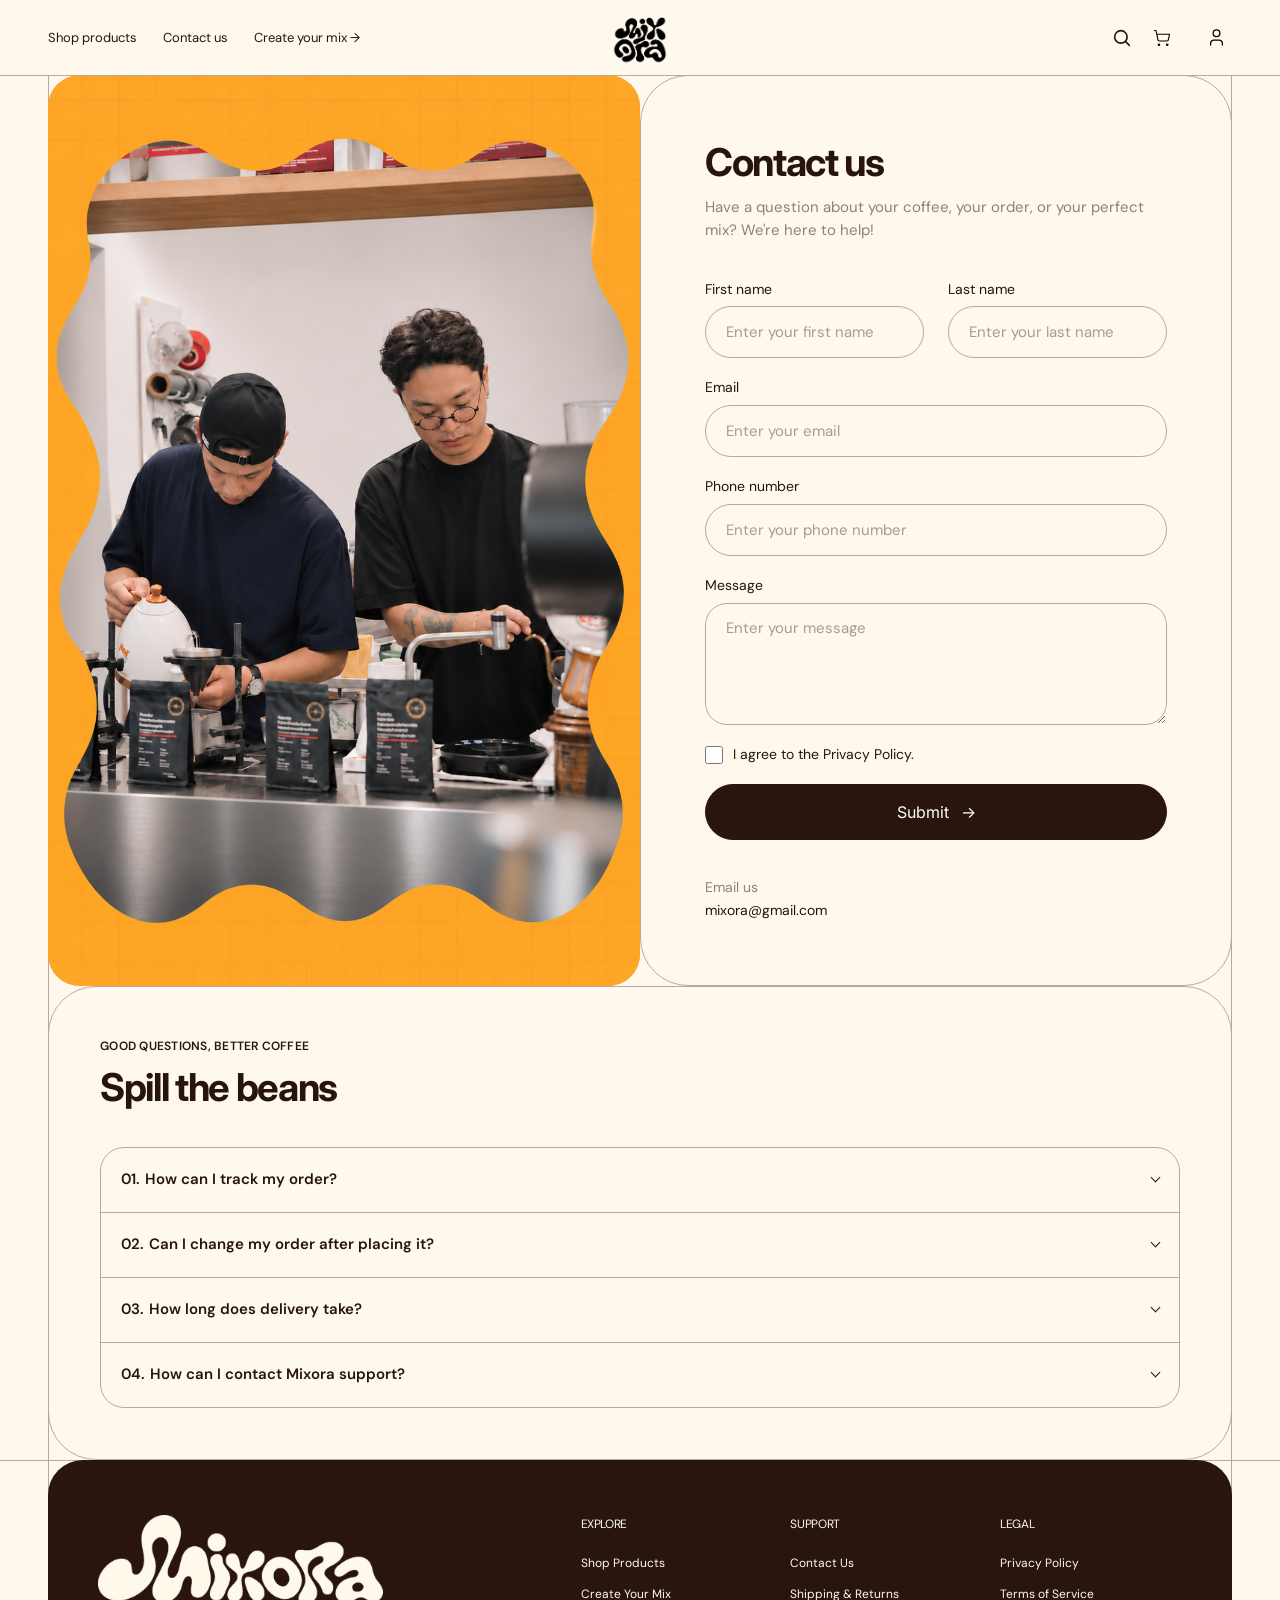
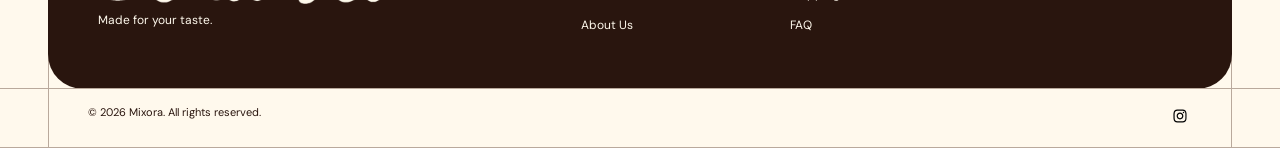
<file: contact.html>
<!doctype html>
<html lang="en">
  <head>
    <meta charset="utf-8" />
    <meta name="viewport" content="width=device-width, initial-scale=1" />
    <meta
      name="description"
      content="Get in touch with Mixora using the contact form."
    />
    <title>Contact Us — Mixora</title>

    <link rel="icon" type="image/png" href="./assets/images/header-logo.png" />
    <link rel="preconnect" href="https://fonts.googleapis.com" />
    <link rel="preconnect" href="https://fonts.gstatic.com" crossorigin />
    <link
      href="https://fonts.googleapis.com/css2?family=Barlow+Condensed:wght@600;700;800;900&family=Boldonse&family=DM+Sans:wght@400;500;600;700&family=Inter:wght@400;500;600;700&display=swap"
      rel="stylesheet"
    />
    <link rel="stylesheet" href="./css/tailwind.css" />
    <link rel="stylesheet" href="./css/style.css?v=hero-top-4" />
    <link rel="stylesheet" href="./css/contact.css" />
    <script src="./js/site.js" defer></script>
    <script src="./js/contact.js" defer></script>
  </head>

  <body>
    <a class="skip-link" href="#main-content">Skip to main content</a>

    <header class="h-[75px] max-[767px]:h-auto">
      <div
        class="mx-auto grid h-full w-[calc(100%-96px)] max-w-none grid-cols-[minmax(0,1fr)_auto_minmax(0,1fr)] items-center gap-5 max-[800px]:gap-3 max-[769px]:w-[calc(100%-32px)] max-[767px]:h-auto max-[767px]:min-h-[75px] max-[767px]:grid-rows-[75px_auto] max-[767px]:gap-y-0"
      >
        <button
          class="hidden h-10 w-10 items-center justify-center max-[767px]:inline-flex"
          type="button"
          aria-label="Open navigation menu"
          aria-expanded="false"
          aria-controls="mobile-navigation-drawer"
        >
          <svg
            class="h-6 w-6"
            viewBox="0 0 24 24"
            fill="none"
            stroke="currentColor"
            stroke-width="1.8"
            stroke-linecap="round"
            aria-hidden="true"
          >
            <path d="M4 7h16M4 12h16M4 17h16" />
          </svg>
        </button>

        <nav
          id="primary-navigation"
          aria-label="Main navigation"
          class="flex min-w-0 items-center gap-[26px] text-[13px] max-[800px]:flex-wrap max-[800px]:gap-3 max-[540px]:text-[11px] max-[767px]:hidden"
        >
          <a
            class="-mx-2 -my-1 rounded-full px-2 py-1 transition-colors duration-200 ease-in-out focus-visible:outline-2 focus-visible:outline-offset-2 focus-visible:outline-[#FC4696] motion-reduce:transition-none"
            href="index.html#products"
          >
            Shop products
          </a>

          <a
            class="-mx-2 -my-1 rounded-full px-2 py-1 transition-colors duration-200 ease-in-out focus-visible:outline-2 focus-visible:outline-offset-2 focus-visible:outline-[#FC4696] motion-reduce:transition-none"
            href="contact.html#feedbackForm"
          >
            Contact us
          </a>

          <a
            class="-mx-2 -my-1 rounded-full px-2 py-1 transition-colors duration-200 ease-in-out focus-visible:outline-2 focus-visible:outline-offset-2 focus-visible:outline-[#FC4696] motion-reduce:transition-none"
            href="index.html#create"
          >
            Create your mix
            <span aria-hidden="true">→</span>
          </a>
        </nav>

        <a
          class="justify-self-center max-[767px]:col-start-2 max-[767px]:row-start-1"
          href="index.html"
          aria-label="Mixora home"
        >
          <img
            class="h-[56px] w-[58px] object-contain mix-blend-multiply max-[800px]:h-12 max-[800px]:w-12 max-[540px]:h-10 max-[540px]:w-10"
            src="assets/images/header-logo.png"
            alt="Mixora symbol"
          />
        </a>

        <nav
          aria-label="Shopping and account"
          class="relative flex items-center justify-self-end gap-[22px] max-[800px]:gap-2 max-[767px]:col-start-3 max-[767px]:row-start-1"
        >
          <button
            class="absolute -left-10 top-1/2 inline-flex h-8 w-8 shrink-0 -translate-y-1/2 items-center justify-center rounded-full transition-[background-color,transform,scale] duration-200 ease-out hover:bg-[#F4E1B9] active:scale-[0.95] focus-visible:outline-2 focus-visible:outline-offset-2 focus-visible:outline-[#FC4696] motion-reduce:transition-none motion-reduce:active:scale-100 max-[767px]:hidden"
            type="button"
            aria-label="Search coffee blends"
            aria-expanded="false"
            aria-controls="desktop-search-panel"
            data-desktop-search-toggle
          >
            <svg
              class="h-[22px] w-[22px] shrink-0"
              viewBox="0 0 24 24"
              fill="none"
              stroke="currentColor"
              stroke-width="1.8"
              stroke-linecap="round"
              aria-hidden="true"
            >
              <circle cx="10.8" cy="10.8" r="6.8" />
              <path d="m16 16 4 4" />
            </svg>
          </button>

          <a
            class="relative flex h-8 w-8 shrink-0 items-center justify-center rounded-full transition-[background-color,transform,scale] duration-200 ease-out hover:bg-[#F4E1B9] active:scale-[0.95] focus-visible:outline-2 focus-visible:outline-offset-2 focus-visible:outline-[#FC4696] motion-reduce:transition-none motion-reduce:active:scale-100"
            href="cart.html"
            aria-label="Shopping cart"
            data-cart-link
          >
            <img class="h-6 w-6 shrink-0" src="assets/icons/cart.svg" alt="" />
            <span
              class="absolute -right-1 -top-1 hidden min-h-4 min-w-4 items-center justify-center rounded-full bg-[#FC4696] px-1 font-[Inter,sans-serif] text-[10px] leading-4 text-white tabular-nums"
              data-cart-badge
              aria-hidden="true"
            ></span>
          </a>

          <a
            class="flex h-8 w-8 shrink-0 items-center justify-center rounded-full transition-[background-color,transform,scale] duration-200 ease-out hover:bg-[#F4E1B9] active:scale-[0.95] focus-visible:outline-2 focus-visible:outline-offset-2 focus-visible:outline-[#FC4696] motion-reduce:transition-none motion-reduce:active:scale-100"
            href="profile.html"
            aria-label="User profile"
          >
            <img
              class="h-[27px] w-[27px] shrink-0"
              src="assets/icons/profile.svg"
              alt=""
            />
          </a>
        </nav>
      </div>
    </header>

    <section
      id="desktop-search-panel"
      class="fixed right-12 top-[75px] z-[60] hidden w-[min(92vw,420px)] rounded-2xl border border-[#B9A99C] bg-[#FFF9ED] p-5 text-[#27140D] shadow-xl max-[767px]:hidden"
      aria-label="Search coffee blends"
      aria-hidden="true"
      inert
      data-desktop-search-panel
    >
      <form class="flex flex-col" role="search" data-search-form>
        <div class="flex items-center gap-2">
          <label class="sr-only" for="desktop-product-search"
            >Search coffee blends</label
          >
          <input
            class="min-w-0 flex-1 rounded-lg border border-[#B9A99C] bg-transparent px-3 py-2 font-[Inter,sans-serif] text-sm placeholder:text-[#27140D]/60 focus-visible:border-[#FC4696] focus-visible:outline-2 focus-visible:outline-[#FC4696]"
            id="desktop-product-search"
            type="search"
            placeholder="Search coffee blends"
            autocomplete="off"
            aria-controls="desktop-search-results"
            data-product-search
          />
          <button
            class="rounded-md px-2 py-2 font-[Inter,sans-serif] text-xs text-[#27140D] transition-colors hover:text-[#FC4696] focus-visible:outline-2 focus-visible:outline-offset-2 focus-visible:outline-[#FC4696]"
            type="button"
            aria-label="Clear search"
            data-search-clear
          >
            Clear
          </button>
          <button
            class="flex h-9 w-9 items-center justify-center rounded-full transition-colors hover:bg-[#FC4696]/10 focus-visible:outline-2 focus-visible:outline-offset-2 focus-visible:outline-[#FC4696]"
            type="button"
            aria-label="Close search"
            data-search-close
          >
            <svg
              class="h-5 w-5"
              viewBox="0 0 24 24"
              fill="none"
              stroke="currentColor"
              stroke-width="1.8"
              stroke-linecap="round"
              aria-hidden="true"
            >
              <path d="m6 6 12 12M18 6 6 18" />
            </svg>
          </button>
        </div>
        <p class="sr-only" role="status" aria-live="polite" data-search-status></p>
        <ul
          class="mt-3 max-h-72 overflow-y-auto"
          id="desktop-search-results"
          data-search-results
        ></ul>
      </form>
    </section>

    <div
      class="pointer-events-none fixed inset-0 z-40 bg-[#27140D]/30 opacity-0 data-[open]:opacity-100 transition-opacity duration-300 motion-reduce:transition-none max-[767px]:block"
      data-drawer-backdrop
      aria-hidden="true"
      inert
    ></div>

    <div
      id="mobile-navigation-drawer"
      class="pointer-events-none fixed left-0 top-0 z-50 hidden h-dvh w-[80vw] max-w-[360px] -translate-x-full data-[open]:translate-x-0 overflow-y-auto bg-[#FFF9ED] font-[Inter,sans-serif] text-[#27140D] shadow-xl transition-transform duration-300 motion-reduce:transition-none max-[767px]:block"
      role="dialog"
      aria-modal="true"
      aria-label="Mobile navigation"
      aria-hidden="true"
      inert
    >
      <div class="px-6 pt-5">
        <div class="flex min-h-12 items-center justify-end">
          <button
            class="flex h-12 w-12 items-center justify-center"
            type="button"
            aria-label="Close navigation menu"
            data-drawer-close
          >
            <svg
              class="h-6 w-6"
              viewBox="0 0 24 24"
              fill="none"
              stroke="currentColor"
              stroke-width="1.8"
              stroke-linecap="round"
              aria-hidden="true"
            >
              <path d="m6 6 12 12M18 6 6 18" />
            </svg>
          </button>
        </div>

        <nav class="mt-4 flex flex-col" aria-label="Mobile navigation links">
          <a
            class="flex min-h-12 items-center border-b border-[#B9A99C] text-sm font-medium tracking-[0.04em]"
            href="index.html#products"
            >SHOP PRODUCTS</a
          >
          <a
            class="flex min-h-12 items-center border-b border-[#B9A99C] text-sm font-medium tracking-[0.04em]"
            href="index.html#create"
            >CREATE YOUR MIX</a
          >
          <a
            class="flex min-h-12 items-center border-b border-[#B9A99C] text-sm font-medium tracking-[0.04em]"
            href="index.html#about"
            >ABOUT MIXORA</a
          >
          <a
            class="flex min-h-12 items-center border-b border-[#B9A99C] text-sm font-medium tracking-[0.04em]"
            href="contact.html#feedbackForm"
            >CONTACT US</a
          >
        </nav>

        <form class="mt-6 border-t border-[#B9A99C] pt-5" role="search" data-search-form>
          <label
            class="mb-2 block font-[Inter,sans-serif] text-sm font-medium"
            for="mobile-product-search"
            >Search coffee blends</label
          >
          <div class="flex items-center gap-2">
            <input
              class="min-w-0 flex-1 rounded-lg border border-[#B9A99C] bg-transparent px-3 py-2 font-[Inter,sans-serif] text-sm placeholder:text-[#27140D]/60 focus-visible:border-[#FC4696] focus-visible:outline-2 focus-visible:outline-[#FC4696]"
              id="mobile-product-search"
              type="search"
              placeholder="Try citrus or caramel"
              autocomplete="off"
              aria-controls="mobile-search-results"
              data-product-search
            />
            <button
              class="rounded-md px-2 py-2 font-[Inter,sans-serif] text-xs transition-colors hover:text-[#FC4696] focus-visible:outline-2 focus-visible:outline-offset-2 focus-visible:outline-[#FC4696]"
              type="button"
              aria-label="Clear search"
              data-search-clear
            >
              Clear
            </button>
          </div>
          <p
            class="mt-2 font-[Inter,sans-serif] text-xs"
            role="status"
            aria-live="polite"
            data-search-status
          ></p>
          <ul
            class="max-h-64 overflow-y-auto"
            id="mobile-search-results"
            data-search-results
          ></ul>
        </form>
      </div>
    </div>

    <main id="main-content">
      <section
        class="contact-section"
        aria-labelledby="contact-heading"
      >
        <div class="contact-layout grid">
          <figure class="contact-visual">
            <div class="contact-visual__photo" aria-hidden="true"></div>
            <div class="contact-visual__wave" aria-hidden="true"></div>
            <figcaption class="sr-only">
              Two baristas preparing coffee in an orange, wave-edged frame.
            </figcaption>
          </figure>

          <div class="contact-content">
            <h1 id="contact-heading">Contact us</h1>
            <p id="contact-description">
              Have a question about your coffee, your order, or your perfect
              mix? We're here to help!
            </p>

            <form id="feedbackForm">
              <div class="contact-field">
                <label for="firstName">First name</label>
                <input
                  id="firstName"
                  name="firstName"
                  type="text"
                  autocomplete="given-name"
                  placeholder="Enter your first name"
                  minlength="2"
                  required
                  aria-describedby="firstNameError"
                />
                <p
                  class="contact-field__error"
                  id="firstNameError"
                  aria-live="polite"
                ></p>
              </div>

              <div class="contact-field">
                <label for="lastName">Last name</label>
                <input
                  id="lastName"
                  name="lastName"
                  type="text"
                  autocomplete="family-name"
                  placeholder="Enter your last name"
                  minlength="2"
                  required
                  aria-describedby="lastNameError"
                />
                <p
                  class="contact-field__error"
                  id="lastNameError"
                  aria-live="polite"
                ></p>
              </div>

              <div class="contact-field">
                <label for="email">Email</label>
                <input
                  id="email"
                  name="email"
                  type="email"
                  autocomplete="email"
                  placeholder="Enter your email"
                  required
                  aria-describedby="emailError"
                />
                <p
                  class="contact-field__error"
                  id="emailError"
                  aria-live="polite"
                ></p>
              </div>

              <div class="contact-field">
                <label for="phone">Phone number</label>
                <input
                  id="phone"
                  name="phone"
                  type="tel"
                  autocomplete="tel"
                  inputmode="tel"
                  pattern="\+380[0-9]{9}"
                  placeholder="Enter your phone number"
                  title="Enter a phone number in the format +380XXXXXXXXX."
                  required
                  aria-describedby="phoneError"
                />
                <p
                  class="contact-field__error"
                  id="phoneError"
                  aria-live="polite"
                ></p>
              </div>

              <div class="contact-field">
                <label for="message">Message</label>
                <textarea
                  id="message"
                  name="message"
                  placeholder="Enter your message"
                  minlength="10"
                  required
                  aria-describedby="messageError"
                ></textarea>
                <p
                  class="contact-field__error"
                  id="messageError"
                  aria-live="polite"
                ></p>
              </div>

              <div class="contact-field contact-field--agreement">
                <input
                  id="privacyAgreement"
                  name="privacyAgreement"
                  type="checkbox"
                  required
                  aria-describedby="privacyAgreementError"
                />
                <label for="privacyAgreement">
                  I agree to the Privacy Policy.
                </label>
                <p
                  class="contact-field__error"
                  id="privacyAgreementError"
                  aria-live="polite"
                ></p>
              </div>

              <button
                class="pill pill-dark shadow-none transition-[transform,translate,box-shadow] duration-200 ease-out hover:-translate-y-[4px] hover:shadow-[0_6px_0_#C9C2BD] active:translate-y-[3px] active:shadow-none focus-visible:outline-2 focus-visible:outline-offset-2 focus-visible:outline-[#FC4696] motion-reduce:transition-none motion-reduce:hover:translate-y-0 motion-reduce:active:translate-y-0"
                type="submit"
                disabled
              >
                Submit <span aria-hidden="true">→</span>
              </button>
            </form>
            <noscript>
              <p>
                JavaScript is required to validate this form. Please enable
                JavaScript to use the Submit button.
              </p>
            </noscript>

            <p class="contact-email">
              Email us
              <a href="mailto:mixora@gmail.com">mixora@gmail.com</a>
            </p>
          </div>
        </div>
      </section>

      <section
        class="contact-faq"
        id="contact-faq"
        aria-labelledby="contact-faq-heading"
      >
        <p class="contact-faq__eyebrow">Good questions, better coffee</p>
        <h2 id="contact-faq-heading">Spill the beans</h2>

        <div class="contact-faq__items">
          <details>
            <summary>How can I track my order?</summary>
            <p>
              Order-tracking details are not included in the available project
              materials. Please ask Mixora using the contact form above.
            </p>
          </details>

          <details>
            <summary>Can I change my order after placing it?</summary>
            <p>
              Order-change details are not included in the available project
              materials. Please ask Mixora using the contact form above.
            </p>
          </details>

          <details>
            <summary>How long does delivery take?</summary>
            <p>
              Delivery timelines are not included in the available project
              materials. Please ask Mixora using the contact form above.
            </p>
          </details>

          <details>
            <summary>How can I contact Mixora support?</summary>
            <p>
              Support details are not included in the available project
              materials. Please use the contact form above.
            </p>
          </details>
        </div>
      </section>

      <div
        class="contact-success-modal"
        id="successModal"
        role="dialog"
        aria-modal="true"
        aria-labelledby="successModalHeading"
        aria-describedby="successModalDescription"
        tabindex="-1"
        hidden
      >
        <div class="contact-success-modal__content">
          <svg
            class="contact-success-modal__icon"
            viewBox="0 0 32 32"
            fill="none"
            aria-hidden="true"
            focusable="false"
          >
            <circle cx="15" cy="17" r="11.5" />
            <path d="m9.5 16.5 4 4 10-11" />
          </svg>
          <h2 id="successModalHeading">Message sent!</h2>
          <p id="successModalDescription">
            Your message passed validation successfully. This is a demo — no
            message was actually sent.
          </p>
          <a
            class="contact-success-modal__home pill pill-dark shadow-none transition-[transform,translate,box-shadow] duration-200 ease-out hover:-translate-y-[4px] hover:shadow-[0_6px_0_#C9C2BD] active:translate-y-[3px] active:shadow-none focus-visible:outline-2 focus-visible:outline-offset-2 focus-visible:outline-[#FC4696] motion-reduce:transition-none motion-reduce:hover:translate-y-0 motion-reduce:active:translate-y-0"
            id="successModalHome"
            href="index.html"
          >
            Back to home <span aria-hidden="true">→</span>
          </a>
        </div>
      </div>
    </main>

    <footer id="contact" class="container relative">
      <div
        class="footer-main relative mt-0 grid grid-cols-[2.5fr_repeat(3,1fr)] gap-7 rounded-[35px] bg-[var(--ink)] px-[50px] py-[55px] text-[var(--cream)] max-[800px]:grid-cols-3 max-[800px]:px-[26px] max-[800px]:py-[38px] max-[540px]:grid-cols-2 max-[540px]:gap-[25px] max-[540px]:px-6 max-[540px]:py-[34px]"
      >
        <div
          class="footer-brand flex flex-col gap-[7px] max-[800px]:col-span-full"
        >
          <img
            class="w-[285px] mix-blend-screen"
            src="assets/images/footer-logo.png"
            alt="Mixora"
            loading="lazy"
            decoding="async"
          />

          <p class="text-[12px] leading-[18px]">Made for your taste.</p>
        </div>

        <nav class="flex flex-col gap-[13px]" aria-label="Explore">
          <h2 class="text-[12px] leading-[18px]">EXPLORE</h2>

          <a
            class="mt-2 text-[12px] leading-[18px] transition-opacity hover:opacity-75 focus-visible:opacity-75"
            href="index.html#products"
          >
            Shop Products
          </a>

          <a
            class="text-[12px] leading-[18px] transition-opacity hover:opacity-75 focus-visible:opacity-75"
            href="constructor.html"
          >
            Create Your Mix
          </a>

          <a
            class="text-[12px] leading-[18px] transition-opacity hover:opacity-75 focus-visible:opacity-75"
            href="index.html#about"
          >
            About Us
          </a>
        </nav>

        <nav class="flex flex-col gap-[13px]" aria-label="Support">
          <h2 class="text-[12px] leading-[18px]">SUPPORT</h2>

          <a
            class="mt-2 text-[12px] leading-[18px] transition-opacity hover:opacity-75 focus-visible:opacity-75"
            href="contact.html#feedbackForm"
          >
            Contact Us
          </a>

          <a
            class="text-[12px] leading-[18px] transition-opacity hover:opacity-75 focus-visible:opacity-75"
            href="contact.html#contact-faq"
          >
            Shipping &amp; Returns
          </a>

          <a
            class="text-[12px] leading-[18px] transition-opacity hover:opacity-75 focus-visible:opacity-75"
            href="contact.html#contact-faq"
          >
            FAQ
          </a>
        </nav>

        <nav
          class="flex flex-col gap-[13px] max-[540px]:col-span-full"
          aria-label="Legal"
        >
          <h2 class="text-[12px] leading-[18px]">LEGAL</h2>

          <a
            class="mt-2 text-[12px] leading-[18px] transition-opacity hover:opacity-75 focus-visible:opacity-75"
            href="privacy.html"
          >
            Privacy Policy
          </a>

          <a
            class="text-[12px] leading-[18px] transition-opacity hover:opacity-75 focus-visible:opacity-75"
            href="terms.html"
          >
            Terms of Service
          </a>
        </nav>
      </div>

      <div
        class="footer-bottom relative flex justify-between px-10 pb-5 pt-[15px] text-[11px] max-[540px]:px-[15px]"
      >
        <span> © 2026 Mixora. All rights reserved. </span>

        <a
          class="inline-flex h-6 w-6 items-center justify-center transition-opacity hover:opacity-75 focus-visible:outline-2 focus-visible:outline-offset-2 focus-visible:outline-[#FC4696]"
          href="https://www.instagram.com/"
          aria-label="Instagram"
          target="_blank"
          rel="noopener noreferrer"
        >
          <img
            class="h-6 w-6"
            src="assets/icons/instagram.svg"
            alt=""
            loading="lazy"
            decoding="async"
          />
        </a>
      </div>
    </footer>
  </body>
</html>
</file>
<file: css/style.css>
/* Mixora Lab 05 — HTML5 + CSS3; temporary screenshot-derived visual assets. */
:root {
  --page-gutter: 48px;
  --frame-line: #b9a99c;
  --frame-width: 1px;
  --frame-radius: 48px;
  --header-guide-start: 75px;
  --cream: #fff9ed;
  --ink: #29150e;
  --pink: #fc4696;
  --line: var(--frame-line);
  --muted: #b4a79f;
  --container: 1160px;
  --font-body: "DM Sans", Arial, sans-serif;
  --font-head: "Barlow Condensed", Impact, sans-serif;
}
* {
  box-sizing: border-box;
}
html {
  scroll-behavior: smooth;
}
body {
  margin: 0;
  color: var(--ink);
  background: var(--cream);
  font-family: var(--font-body);
  font-size: 15px;
}
a {
  color: inherit;
  text-decoration: none;
}
#primary-navigation a {
  color: #27140D;
}
#primary-navigation a:hover {
  color: #9A8C83;
}
img {
  display: block;
  max-width: 100%;
}
figure,
h1,
h2,
h3,
p {
  margin: 0;
}
button {
  font: inherit;
}
a:focus-visible,
button:focus-visible {
  outline: 3px solid var(--pink);
  outline-offset: 4px;
}
.container {
  width: min(calc(100% - 56px), var(--container));
  margin-inline: auto;
}
.framed {
  position: relative;
}
h1,
h2,
h3 {
  letter-spacing: -0.03em;
}
h1,
.about h2,
.steps h2,
.custom h2,
.products h2 {
  font-family: var(--font-head);
  font-weight: 800;
  line-height: 0.86;
  text-transform: uppercase;
}
.hero {
  text-align: center;
  padding: 45px 0 35px;
}
.hero h1 {
  font-size: clamp(48px, 6.7vw, 103px);
  white-space: nowrap;
}
.hero em,
.about em,
.custom em,
.products em {
  color: var(--pink);
  font-style: normal;
}
.hero-desc {
  color: var(--muted);
  font-size: 15px;
  line-height: 1.3;
  max-width: 760px;
  margin: 12px auto 23px;
}
.actions {
  display: flex;
  gap: 11px;
  justify-content: center;
}
.pill {
  display: inline-flex;
  align-items: center;
  justify-content: center;
  gap: 12px;
  border: 1px solid var(--ink);
  padding: 11px 24px;
  border-radius: 999px;
  font-size: 13px;
  min-height: 42px;
  background: transparent;
}
.pill-dark {
  background: var(--ink);
  color: #fff;
  border-color: var(--ink);
}
.pill-mini {
  padding: 7px 20px;
  min-height: 30px;
  font-size: 11px;
}
.hero-packs {
  margin: 40px auto 22px;
  display: flex;
  justify-content: space-between;
  align-items: center;
  max-width: 950px;
  gap: 65px;
}
.featured-control {
  display: flex;
  justify-content: space-between;
  align-items: center;
  max-width: 660px;
  margin: auto;
  gap: 20px;
}
.featured-control h2 {
  font: 800 30px/1 var(--font-head);
}
.featured-control p {
  font-size: 12px;
  color: var(--muted);
  margin: 6px 0 10px;
}
.round-arrow {
  display: inline-flex;
  align-items: center;
  justify-content: center;
  width: 44px;
  height: 44px;
  padding: 0;
  border: 1px solid var(--ink);
  border-radius: 50%;
  background: transparent;
  font-size: 24px;
  opacity: 0.8;
  flex-shrink: 0;
}
.round-arrow:disabled {
  cursor: default;
}
.bordered-section {
  position: relative;
}
.about-inner {
  display: grid;
  grid-template-columns: 1fr 1fr;
  gap: 0;
}
.about-copy {
  padding: 90px 9% 70px 4%;
}
.section-eyebrow {
  font-size: 11px;
  font-weight: 700;
  letter-spacing: 0.02em;
  margin-bottom: 10px;
}
.about h2,
.custom h2 {
  font-size: clamp(54px, 5.1vw, 81px);
}
.about-copy > p:not(.section-eyebrow),
.custom-copy > p:not(.section-eyebrow) {
  font-size: 14px;
  line-height: 1.5;
  max-width: 480px;
  margin-top: 22px;
}
.benefits {
  padding: 0;
  list-style: none;
  margin: 26px 0;
  display: grid;
  gap: 13px;
  font-size: 13px;
}
.about-media {
  background: var(--pink);
  margin: 0;
  overflow: hidden;
  border-radius: 0 28px 28px 0;
  align-self: stretch;
}
.about-media img {
  width: 100%;
  height: 100%;
  object-fit: cover;
}
.steps {
  padding-top: 48px;
}
.section-lead {
  display: grid;
  grid-template-columns: 1fr 1fr;
  align-items: end;
  gap: 40px;
  padding: 0 4% 28px;
}
.section-lead h2 {
  font-size: clamp(58px, 5.5vw, 86px);
}
.section-lead > p {
  font-size: 15px;
  max-width: 420px;
  padding-bottom: 8px;
}
.step-grid {
  display: grid;
  grid-template-columns: repeat(4, 1fr);
  border-top: 1px solid var(--line);
}
.step {
  padding: 32px 14px 35px;
  display: flex;
  align-items: center;
  flex-direction: column;
  text-align: center;
  border-right: 1px solid var(--line);
}
.step:last-child {
  border-right: 0;
}
.step img {
  height: 205px;
  width: 100%;
  object-fit: contain;
  mix-blend-mode: multiply;
}
.step > span {
  font-size: 11px;
  color: var(--muted);
  margin: 18px 0 6px;
}
.step h3 {
  font-weight: 700;
  font-size: 17px;
  margin-bottom: 4px;
}
.step p {
  font-size: 12px;
  max-width: 195px;
}
.custom-grid {
  display: grid;
  grid-template-columns: 1fr 1fr;
  align-items: stretch;
}
.custom figure {
  margin: 0;
  background: #ffdb00;
  overflow: hidden;
  border-radius: 26px 0 0 26px;
}
.custom figure img {
  width: 100%;
  height: 100%;
  object-fit: cover;
}
.custom-copy {
  padding: 90px 5% 75px 10%;
  align-self: center;
}
.text-link {
  display: inline-flex;
  gap: 9px;
  border-bottom: 1px solid;
  margin-top: 20px;
  font-weight: 700;
  font-size: 13px;
}
.products {
  padding-top: 42px;
}
.products-lead {
  display: flex;
  justify-content: space-between;
  align-items: end;
  padding: 0 4% 26px;
  gap: 25px;
}
.products h2 {
  font-size: clamp(56px, 5.8vw, 86px);
}
.product-grid {
  display: grid;
  grid-template-columns: repeat(4, 1fr);
  border-top: 1px solid var(--line);
  border-bottom: 1px solid var(--line);
}
.product {
  border-right: 1px solid var(--line);
  text-align: center;
  padding: 36px 15px 38px;
}
.product:last-child {
  border: 0;
}
.product img {
  width: 88%;
  height: 285px;
  object-fit: contain;
  mix-blend-mode: multiply;
  margin: 0 auto 25px;
}
.product h3 {
  font-size: 15px;
  font-weight: 700;
  margin-bottom: 4px;
}
.product p {
  font-size: 12px;
  color: var(--muted);
}
@media (max-width: 800px) {
  .hero h1 {
    white-space: normal;
  }
  .hero-packs {
    gap: 5px;
  }
  .about-copy {
    padding: 48px 5%;
  }
  .about h2,
  .custom h2 {
    font-size: 56px;
  }
  .step-grid,
  .product-grid {
    grid-template-columns: repeat(2, 1fr);
  }
  .step:nth-child(2) {
    border-right: 0;
  }
  .step img {
    height: 175px;
  }
  .product:nth-child(2) {
    border-right: 0;
  }
  .section-lead {
    grid-template-columns: 1fr;
    gap: 8px;
  }
  .custom-copy {
    padding: 45px 8%;
  }
}
@media (max-width: 540px) {
  .hero {
    padding-top: 30px;
  }
  .hero h1 {
    font-size: clamp(43px, 12vw, 65px);
  }
  .hero-desc {
    font-size: 12px;
  }
  .desktop-only {
    display: none;
  }
  .hero-packs {
    margin-top: 30px;
    gap: 0;
  }
  .featured-control {
    gap: 8px;
  }
  .about-inner,
  .custom-grid {
    grid-template-columns: 1fr;
  }
  .about-copy {
    padding: 42px 12px;
  }
  .about-media {
    min-height: 320px;
    border-radius: 18px;
  }
  .section-lead,
  .products-lead {
    padding-inline: 12px;
  }
  .section-lead h2,
  .products h2 {
    font-size: 58px;
  }
  .step-grid,
  .product-grid {
    gap: 0;
  }
  .step {
    padding: 18px 7px 25px;
  }
  .step img {
    height: 128px;
  }
  .step h3 {
    font-size: 14px;
  }
  .step p {
    font-size: 11px;
  }
  .custom figure {
    border-radius: 20px;
    max-height: 400px;
  }
  .custom-copy {
    padding: 45px 12px;
  }
  .products-lead {
    align-items: start;
    flex-direction: column;
  }
  .product {
    padding: 20px 6px;
  }
  .product img {
    height: 180px;
  }
}

/* Decorative grid: ONE shared SVG seam at each section boundary. */
body {
  background-image:
    linear-gradient(var(--frame-line), var(--frame-line)),
    linear-gradient(var(--frame-line), var(--frame-line));
  background-position:
    left var(--page-gutter) top var(--header-guide-start),
    right var(--page-gutter) top var(--header-guide-start);
  background-size:
    var(--frame-width) calc(100% - var(--header-guide-start)),
    var(--frame-width) calc(100% - var(--header-guide-start));
  background-repeat: no-repeat;
}
.container,
.about .about-inner.container {
  width: calc(100% - 2 * var(--page-gutter));
  max-width: none;
  margin-inline: var(--page-gutter);
}
.about .about-inner,
.custom .custom-grid {
  grid-template-columns: minmax(0, 1fr) minmax(0, 1fr);
  gap: 0;
  align-items: stretch;
}
.about .about-copy {
  padding: clamp(40px, 5vw, 90px) clamp(24px, 4vw, 70px);
}
.custom .custom-grid > figure {
  width: 100%;
  min-width: 0;
}
.custom .custom-grid > figure img {
  width: 100%;
  height: 100%;
  object-fit: cover;
}
.hero,
.bordered-section {
  position: relative;
  border: 0;
  background-image: none;
}
.hero::before,
.hero::after,
.bordered-section::before,
.bordered-section::after {
  content: none;
}
/* Only the first top boundary and last CTA/footer boundaries are standalone */
.hero {
  border-top: var(--frame-width) solid var(--frame-line);
}
.products .product-grid {
  border-bottom: 0;
}
.mixora-seam {
  position: relative;
  z-index: 8;
  height: 0;
  pointer-events: none;
}
.mixora-seam::before {
  content: "";
  position: absolute;
  top: 0;
  left: 0;
  right: 0;
  height: var(--frame-width);
  background: var(--frame-line);
}
.mixora-seam svg {
  position: absolute;
  top: calc(-1 * var(--frame-radius));
  height: calc(2 * var(--frame-radius));
  width: calc(2 * var(--frame-radius));
  overflow: visible;
}
.mixora-seam svg:first-child {
  left: calc(var(--page-gutter) - var(--frame-radius));
}
.mixora-seam svg:last-child {
  right: calc(var(--page-gutter) - var(--frame-radius));
  transform: scaleX(-1);
}
.mixora-seam svg .seam-background {
  fill: var(--cream);
}
.mixora-seam svg .seam-line {
  fill: var(--frame-line);
}
.mixora-seam svg .seam-stroke {
  stroke: #fff;
  stroke-width: var(--frame-width);
  fill: none;
  stroke-linejoin: round;
  stroke-linecap: round;
}
/* The header and the final footer still have their own horizontal guides. */
footer.container::before,
.footer-main::after,
.footer-bottom::after {
  content: "";
  position: absolute;
  left: calc(-1 * var(--page-gutter));
  width: calc(100% + 2 * var(--page-gutter));
  height: var(--frame-width);
  background: var(--frame-line);
  pointer-events: none;
}
footer.container::before {
  top: 0;
}
.footer-main::after,
.footer-bottom::after {
  bottom: 0;
}
@media (max-width: 768px) {
  body {
    --page-gutter: 16px;
    --frame-radius: 26px;
  }
  .container,
  .about .about-inner.container {
    width: calc(100% - 2 * var(--page-gutter));
    margin-inline: var(--page-gutter);
  }
  .about .about-inner,
  .custom .custom-grid {
    grid-template-columns: 1fr;
  }

  .mixora-seam svg {
    width: calc(var(--page-gutter) + var(--frame-radius));
    overflow: hidden;
  }
  .mixora-seam svg:first-child {
    left: 0;
  }
  .mixora-seam svg:last-child {
    right: 0;
  }
}

/* HERO TOP ONLY — independent quarter-circle arcs BELOW the header.
   Does not use the inter-section seam: that seam contains two halves. */
.hero {
  position: relative;
  border-top: var(--frame-width) solid var(--frame-line);
}
.mixora-hero-top {
  position: absolute;
  top: 0;
  left: 0;
  right: 0;
  height: var(--frame-radius);
  z-index: 9;
  pointer-events: none;
}
.mixora-hero-top .hero-corner {
  position: absolute;
  top: 0;
  width: var(--frame-radius);
  height: var(--frame-radius);
  overflow: visible;
  fill: none;
  stroke: var(--frame-line);
  stroke-width: var(--frame-width);
}
.mixora-hero-top .hero-corner-left {
  left: var(--page-gutter);
}
.mixora-hero-top .hero-corner-right {
  right: var(--page-gutter);
  transform: scaleX(-1);
}

/* =============================================================
   HERO — FIGMA 1440 PX REFERENCE
   These rules change only the hero's interior, not frame/seams.
   Line-height of H1 = 100% (assumed from Figma's "100").
   ============================================================= */
@media (min-width: 1024px) {
  .hero {
    min-height: 1120px;
    padding-top: 80px;
    padding-bottom: 45px;
  }
  .hero h1 {
    font-family: "Boldonse", sans-serif;
    font-size: 64px;
    font-weight: 400;
    line-height: 100px;
    white-space: nowrap;
  }
  .hero-desc {
    font-family: "Inter", sans-serif;
    font-weight: 400;
    font-size: 20px;
    line-height: 24px;
    max-width: 950px;
    margin: 4px auto 32px;
  }
  .hero .actions {
    gap: 12px;
  }
  .hero .actions .pill {
    height: 56px;
    min-height: 56px;
    border-radius: 30px;
  }
  .hero .actions .pill:first-child {
    width: 245px;
  }
  .hero .actions .pill:nth-child(2) {
    width: 119px;
  }

  /* The original artwork has 3 independent assets, not one
     1131x566 image. These values set their shared composition. */
  .hero-packs {
    width: 100%;
    max-width: 1440px;
    height: 607px;

    display: flex;
    justify-content: center;
    align-items: center;

    margin: 0 auto 20px;
    padding: 0;
  }

  .hero-products-single {
    display: block;
    width: 1131px;
    max-width: 100%;
    height: 566px;

    object-fit: contain;
    margin: 0 auto;
  }

  .featured-control h2 {
    font-family: "Boldonse", sans-serif;
    font-weight: 400;
    font-size: 24px;
    line-height: 40px;
    letter-spacing: 0;
  }
  .featured-control p {
    font-family: "Inter", sans-serif;
    font-weight: 400;
    font-size: 16px;
    line-height: 24px;
    margin: 0 0 16px;
  }
  .featured-control .pill-mini {
    width: 136px;
    height: 48px;
    min-height: 48px;
  }
  .featured-control .round-arrow {
    width: 44px;
    height: 44px;
  }
}

@media (min-width: 1024px) and (max-width: 1033px) {
  .hero h1 {
    font-size: 62px;
  }
}

/* HERO — BUTTON TYPOGRAPHY */

.hero .pill {
  font-family: "Inter", sans-serif;
  font-size: 16px;
  font-weight: 400;
}

/* ==========================================
   ABOUT MIXORA — FIGMA 1440
========================================== */

@media (min-width: 1024px) {
  /* SECTION */

  .about {
    height: 722px;
    min-height: 722px;
  }

  .about .about-inner {
    display: grid;
    grid-template-columns: 1fr 1fr;
    gap: 0;

    height: 100%;
    min-height: 0;
    align-items: stretch;
  }

  /* LEFT COLUMN */

  .about .about-copy {
    min-width: 0;
    padding: 106px 64px;

    display: flex;
    flex-direction: column;
    align-items: flex-start;
  }

  /* OVERLINE */

  .about .section-eyebrow {
    font-family: "Inter", sans-serif;
    font-size: 14px;
    font-weight: 500;
    line-height: 20px;
    letter-spacing: 0;

    margin: 0 0 8px;
  }

  /* MAIN HEADING */

  .about h2 {
    font-family: "Boldonse", sans-serif;
    font-size: 56px;
    font-weight: 400;
    line-height: 80px;
    letter-spacing: 0;

    width: 100%;
    max-width: 544px;
    margin: 0 0 8px;
  }

  /* DESCRIPTION */

  .about .about-copy > p:not(.section-eyebrow) {
    font-family: "Inter", sans-serif;
    font-size: 18px;
    font-weight: 400;
    line-height: 28px;

    width: 100%;
    max-width: 544px;
    margin: 0 0 16px;
  }

  /* BENEFITS */

  .about .benefits {
    display: grid;
    grid-template-columns: 1fr;
    gap: 16px;

    width: 100%;
    padding: 0;
    margin: 0;
    list-style: none;

    font-family: "Inter", sans-serif;
    font-size: 16px;
    font-weight: 400;
    line-height: 24px;
  }

  .about .benefits li {
    display: flex;
    align-items: center;
    gap: 12px;
    min-height: 24px;
  }

  /* RIGHT COLUMN — PHOTO */

  .about .about-media {
    width: 100%;
    height: 722px;
    min-height: 0;

    margin: 0;
    align-self: center;

    overflow: hidden;
    border-radius: 0 48px 48px 0;
  }

  .about .about-media img {
    display: block;
    width: 100%;
    height: 100%;
    object-fit: cover;
  }
}

/* ==========================================
   HOW IT WORKS — FIGMA 1440
========================================== */

@media (min-width: 1024px) {
  /* SECTION */

  .steps {
    height: 633px;
    min-height: 633px;
    padding: 32px 0 0;
  }

  .steps > .container {
    height: 100%;
  }

  /* TOP BLOCK */

  .steps .section-lead {
    display: grid;
    grid-template-columns: 608px 1fr;
    align-items: end;
    gap: 0;

    height: 98px;
    padding: 0 0 0 64px;
    margin: 0 0 23px;
  }

  .steps .section-lead > div {
    min-width: 0;
  }

  /* SMALL OVERLINE */

  .steps .section-eyebrow {
    font-family: "Inter", sans-serif;
    font-size: 14px;
    font-weight: 500;
    line-height: 20px;
    letter-spacing: 0;
    margin: 0 0 8px;
  }

  /* MAIN HEADING */

  .steps h2 {
    font-family: "Boldonse", sans-serif;
    font-size: 56px;
    font-weight: 400;
    line-height: 70px;
    letter-spacing: 0;

    width: 608px;
    max-width: 100%;
    margin: 0;
    white-space: nowrap;
  }

  /* DESCRIPTION BESIDE HEADING */

  .steps .section-lead > p {
    font-family: "Inter", sans-serif;
    font-size: 20px;
    font-weight: 400;
    line-height: 28px;

    width: 100%;
    max-width: 698px;

    margin: 0;
    padding: 0;
    align-self: end;
  }

  /* FOUR CARDS */

  .steps .step-grid {
    display: grid;
    grid-template-columns: repeat(4, minmax(0, 1fr));

    width: 100%;
    height: 480px;

    margin: 0;
    border-top: 1px solid var(--frame-line);
  }

  .steps .step {
    position: relative;
    display: flex;
    flex-direction: column;
    align-items: center;

    min-width: 0;
    height: 480px;

    padding: 40px 48px;
    margin: 0;

    text-align: center;
    border-right: 1px solid var(--frame-line);

    overflow: hidden;
  }

  .steps .step:last-child {
    border-right: 0;
  }

  /* IMAGES — EXACT FIGMA POSITIONS */

  .steps .step img {
    position: absolute;
    display: block;

    max-width: none;
    max-height: none;
    margin: 0;

    object-fit: contain;
    mix-blend-mode: multiply;
  }

  /* STEP 01 */

  .steps .step:nth-child(1) img {
    width: 240px;
    height: 296px;
    left: 48.13px;
    top: 37px;
  }

  /* STEP 02 */

  .steps .step:nth-child(2) img {
    width: 191px;
    height: 286px;
    left: 72.63px;
    top: 42px;
  }

  /* STEP 03 */

  .steps .step:nth-child(3) img {
    width: 337px;
    height: 300px;
    left: -0.38px;
    top: 40px;
  }

  /* STEP 04 */

  .steps .step:nth-child(4) img {
    width: 253px;
    height: 263px;
    left: 48px;
    top: 67px;
  }

  /* STEP NUMBER */

  .steps .step > span {
    position: relative;
    z-index: 1;

    font-family: "Inter", sans-serif;
    font-size: 16px;
    font-weight: 400;
    line-height: 24px;

    margin: auto 0 0;
    color: var(--ink);
  }

  /* STEP TITLE */

  .steps .step h3 {
    position: relative;
    z-index: 1;

    font-family: "Inter", sans-serif;
    font-size: 20px;
    font-weight: 600;
    line-height: 28px;

    width: 100%;
    max-width: 240.25px;

    margin: 0;
    text-align: center;
    letter-spacing: 0;
  }

  /* STEP DESCRIPTION */

  .steps .step p {
    position: relative;
    z-index: 1;

    font-family: "Inter", sans-serif;
    font-size: 16px;
    font-weight: 400;
    line-height: 24px;

    width: 100%;
    max-width: 240.25px;

    margin: 0;
    text-align: center;
  }
}

/* ==========================================
   YOUR MIX — FIGMA 1440
========================================== */

@media (min-width: 1024px) {
  /* SECTION AND COLUMNS */

  .custom {
    height: 720px;
    min-height: 720px;
  }

  .custom .custom-grid {
    display: grid;
    grid-template-columns: minmax(0, 1fr) minmax(0, 1fr);
    gap: 0;
    align-items: stretch;

    height: 100%;
    min-height: 0;
  }

  /* LEFT COLUMN — PHOTO */

  .custom .custom-grid > figure {
    position: relative;
    z-index: 3;

    width: 100%;
    height: 720px;
    min-width: 0;
    margin: 0;

    /* Заокруглення лише лівих кутів */
    border-radius: 48px 0 0 48px;
    overflow: hidden;
  }

  /* RIGHT COLUMN — TEXT */

  .custom .custom-copy {
    min-width: 0;
    height: 100%;

    display: flex;
    flex-direction: column;
    align-items: flex-start;
    justify-content: center;

    padding: 0 63px 0 64px;
  }

  /* OVERLINE */

  .custom .section-eyebrow {
    font-family: "Inter", sans-serif;
    font-size: 14px;
    font-weight: 500;
    line-height: 20px;
    letter-spacing: 0;

    margin: 0 0 8px;
  }

  /* MAIN HEADING */

  .custom h2 {
    font-family: "Boldonse", sans-serif;
    font-size: 56px;
    font-weight: 400;
    line-height: 80px;
    letter-spacing: 0;
    text-transform: uppercase;

    width: 100%;
    max-width: 545px;

    margin: 0 0 16px;
  }

  .custom h2 em {
    color: var(--pink);
    font-style: normal;
  }

  /* DESCRIPTION */

  .custom .custom-copy > p:not(.section-eyebrow) {
    font-family: "Inter", sans-serif;
    font-size: 18px;
    font-weight: 400;
    line-height: 28px;

    width: 100%;
    max-width: 545px;

    margin: 0;
  }
}

/* ==========================================
   READY-MADE PRODUCTS — FIGMA 1440
========================================== */

@media (min-width: 1024px) {
  /* SECTION */

  .products {
    height: 773px;
    min-height: 773px;
    padding: 32px 0 0;
  }

  .products > .container {
    height: auto;
  }

  /* TOP BLOCK */

  .products .products-lead {
    display: flex;
    justify-content: space-between;
    align-items: flex-end;

    height: 188px;
    padding: 0 64px;
    margin: 0 0 33px;
    gap: 0;
  }

  /* OVERLINE */

  .products .section-eyebrow {
    font-family: "Inter", sans-serif;
    font-size: 14px;
    font-weight: 500;
    line-height: 20px;
    letter-spacing: 0;

    margin: 0 0 8px;
  }

  /* MAIN HEADING */

  .products h2 {
    font-family: "Boldonse", sans-serif;
    font-size: 56px;
    font-weight: 400;
    line-height: 80px;
    letter-spacing: 0;
    text-transform: uppercase;

    width: 712px;
    max-width: 100%;
    margin: 0;
  }

  /* PINK ACCENT */

  .products h2 em {
    color: var(--pink);
    font-style: normal;
  }

  /* SEE ALL PRODUCTS BUTTON */

  .products .products-lead .pill {
    display: inline-flex;
    justify-content: center;
    align-items: center;

    width: 175px;
    height: 48px;
    min-height: 48px;
    flex-shrink: 0;

    padding: 0;
    border-radius: 30px;

    font-family: "Inter", sans-serif;
    font-size: 16px;
    font-weight: 600;
    line-height: 24px;
  }

  /* FOUR PRODUCT CARDS */

  .products .product-grid {
    display: grid;
    grid-template-columns: repeat(4, minmax(0, 1fr));

    width: 100%;
    height: 520px;
    margin: 0;

    border-top: 1px solid var(--frame-line);
    border-bottom: 0;
  }

  .products .product {
    display: flex;
    flex-direction: column;
    align-items: center;

    min-width: 0;
    height: 520px;

    padding: 40px 48px;
    margin: 0;

    text-align: center;
    border-right: 1px solid var(--frame-line);
  }

  .products .product:last-child {
    border-right: 0;
  }

  /* PRODUCT IMAGES */

  .products .product img {
    display: block;

    width: 305px;
    height: 305px;
    max-width: none;

    object-fit: contain;
    flex-shrink: 0;

    margin: 0 auto;
    mix-blend-mode: multiply;
  }

  /* PRODUCT TITLE */

  .products .product h3 {
    font-family: "Inter", sans-serif;
    font-size: 20px;
    font-weight: 600;
    line-height: 28px;

    width: 100%;
    max-width: 240.25px;

    margin: 57.5px 0 0;
    text-align: center;
    align-self: center;
    letter-spacing: 0;
  }

  /* PRODUCT DESCRIPTION */

  .products .product p {
    font-family: "Inter", sans-serif;
    font-size: 16px;
    font-weight: 400;
    line-height: 24px;

    width: 100%;
    max-width: 240.25px;

    margin: 0;
    text-align: center;
    align-self: center;
  }
}

.about {
  position: relative;
  z-index: 9;
}

.about .about-media {
  position: relative;
  z-index: 3;
  border-radius: 0 48px 48px 0;
  overflow: hidden;
}

/* YOUR MIX — photo above decorative seams */

.custom {
  position: relative;
  z-index: 9;
}

/* ==========================================
   READY-MADE PRODUCTS — FINAL ALIGNMENT
========================================== */

@media (min-width: 1024px) {
  .products .product > a {
    position: relative;
    display: block;
    width: 100%;
    height: 100%;
    text-align: center;
  }

  /* Упаковки розташовані по центру карток */
  .products .product img {
    position: relative;
    left: 50%;
    transform: translateX(-50%);

    margin: 0;
  }

  /* Назви товарів */
  .products .product h3 {
    margin: 57.5px auto 0;
  }

  /* Описи товарів */
  .products .product p {
    margin: 0 auto;
  }
}

/* HERO — VISIBLE NAVIGATION ARROWS */

.hero .round-arrow {
  opacity: 1;
}

.hero .round-arrow img {
  display: block;
  width: 20px;
  height: 20px;
  max-width: none;
  opacity: 1;
}

@media (max-width: 767px) {
  .hero > .container {
    overflow: clip;
  }

  .hero h1 {
    font-size: clamp(40px, 11vw, 44px);
    display: flex;
    flex-direction: column;
    align-items: center;
    line-height: 1;
    white-space: nowrap;
  }

  .hero h1 em {
    display: block;
  }

  .hero .hero-desc {
    max-width: 310px;
    font-size: 13px;
    line-height: 19px;
    margin: 10px auto 16px;
  }

  .hero .hero-packs {
    width: 132%;
    max-width: none;
    margin: 16px 0 12px -16%;
  }

  .hero .featured-control .round-arrow {
    width: 38px;
    height: 38px;
  }

  .hero .featured-control {
    padding-inline: 20px;
  }

  .hero .round-arrow img {
    width: 16px;
    height: 16px;
  }

  .hero .actions {
    gap: 8px;
    flex-wrap: wrap;
  }

  .hero .actions .pill {
    width: auto;
    height: 44px;
    min-height: 44px;
    padding-inline: 18px;
    white-space: nowrap;
  }

  .hero .hero-products-single {
    width: 100%;
    max-width: 100%;
    height: auto;
  }
}

@media (max-width: 350px) {
  .hero .actions .pill {
    gap: 8px;
    padding-inline: 15px;
  }
}

/* MIXORA — CUSTOM ICONS */

.round-arrow img {
  display: block;
  width: 20px;
  height: 20px;
}

/* About Mixora */

.about .benefits li {
  display: flex;
  align-items: center;
  gap: 12px;
}

.about .benefits li img {
  display: block;
  width: 24px;
  height: 24px;
  flex-shrink: 0;
}

/* ACCESSIBILITY — SKIP LINK */

.skip-link {
    position: fixed;
    top: -100px;
    left: 20px;
    z-index: 1000;

    padding: 12px 20px;
    background: var(--ink);
    color: white;

    border-radius: 8px;
    text-decoration: none;
}

.skip-link:focus {
    top: 20px;
}


@media (max-width: 540px) {
    .products .product p {
        font-size: 12px;
        line-height: 18px;
        max-width: 100%;
        overflow-wrap: break-word;
    }
}

/* Swiper moves each product; the inner wrapper scales and positions its pack. */
.hero {
  overflow-x: clip;
}
.hero-pack-swiper {
  width: min(1131px, 100%);
  height: 566px;
  overflow: visible;
}
.hero-pack-swiper .swiper-wrapper {
  align-items: center;
  height: 100%;
  transition-timing-function: cubic-bezier(0.22, 0.61, 0.36, 1);
}
.hero-pack-swiper .swiper-slide {
  display: flex;
  align-items: center;
  justify-content: center;
  height: 100%;
  overflow: visible;
}
.hero-pack-3d {
  width: 566px;
  height: 566px;
  display: flex;
  align-items: center;
  justify-content: center;
  transform-origin: 50% 56%;
  will-change: transform, opacity;
}
.hero-pack-views {
  position: relative;
  width: 100%;
  height: 100%;
}
.hero-pack-fallback,
.hero-pack-frame {
  position: absolute;
  inset: 0;
  display: block;
  width: 100%;
  height: 100%;
  max-width: none;
  margin: 0;
  object-fit: contain;
  user-select: none;
  -webkit-user-drag: none;
}
.hero-pack-fallback {
  opacity: 1;
  transition: none;
}
.hero-pack-frame {
  opacity: 0;
  transition: none;
}
.hero-pack-swiper .swiper-slide-active {
  z-index: 2;
}
.hero-pack-swiper.swiper-horizontal > .hero-pack-pagination {
  z-index: 20;
  bottom: 4px;
  opacity: 0.55;
}
.hero-pack-pagination .swiper-pagination-bullet {
  width: 5px;
  height: 5px;
  margin: 0 3px;
  background: var(--ink);
}
.hero-pack-pagination .swiper-pagination-bullet-active {
  background: var(--pink);
  opacity: 1;
}
.hero-pack-swiper:not(.swiper-initialized) .swiper-wrapper {
  display: flex;
  justify-content: center;
}
.hero-pack-swiper:not(.swiper-initialized) .swiper-slide {
  display: none;
  width: 100%;
  flex: 0 0 100%;
  opacity: 1;
}
.hero-pack-swiper:not(.swiper-initialized) .swiper-slide-active {
  display: flex;
}

@media (min-width: 768px) and (max-width: 1023px) {
  .hero-pack-swiper {
    height: 470px;
  }
  .hero-pack-3d,
  .hero-pack-views {
    width: 470px;
    height: 470px;
  }
}

@media (max-width: 767px) {
  .hero-pack-swiper {
    width: 100%;
    height: 300px;
    margin-left: 0;
  }
  .hero-pack-3d,
  .hero-pack-views {
    width: 260px;
    height: 300px;
  }
  .hero-pack-swiper.swiper-horizontal > .hero-pack-pagination {
    bottom: 0;
  }
}

@media (max-width: 350px) {
  .hero-pack-swiper {
    height: 250px;
  }
  .hero-pack-3d,
  .hero-pack-views {
    width: 210px;
    height: 250px;
  }
}

@media (prefers-reduced-motion: reduce) {
  .hero-pack-frame,
  .hero-pack-fallback {
    transition: none;
  }
}

/* Coffee Stories */
.scroll-reviews {
  --coffee-stories-ink: #27140d;
  --coffee-stories-accent: #fc4696;
  --coffee-stories-border: #b9a99c;
  --coffee-stories-radius-lg: 32px;
  --coffee-stories-radius-xl: 48px;
  --coffee-stories-font-display: "Barlow Condensed", "Arial Narrow", sans-serif;
  --coffee-stories-font-body: "DM Sans", "Inter", system-ui, sans-serif;

  position: relative;
  min-height: 100vh;
  overflow: hidden;
  isolation: isolate;
  background: transparent;
  color: var(--coffee-stories-ink);
  font-family: var(--coffee-stories-font-body);
  font-size: 1rem;
  line-height: 1.5;
  -webkit-font-smoothing: antialiased;
}

.scroll-reviews.is-enhanced {
  height: 100vh;
  height: 100svh;
  min-height: 0;
}

.scroll-reviews__inner {
  position: relative;
  z-index: 1;
  display: flex;
  flex-direction: column;
  min-height: 100vh;
  max-width: 1200px;
  margin: 0 auto;
  padding: 72px 24px 40px;
}

.scroll-reviews.is-enhanced .scroll-reviews__inner {
  height: 100vh;
  height: 100svh;
  min-height: 0;
}

.scroll-reviews__header {
  position: relative;
  z-index: 2;
  text-align: center;
}

.scroll-reviews__eyebrow {
  margin: 0 0 8px;
  font-size: 0.78rem;
  font-weight: 700;
  letter-spacing: 0.18em;
  text-transform: uppercase;
}

.scroll-reviews__title {
  position: relative;
  display: inline-block;
  margin: 0;
  font-family: var(--coffee-stories-font-display);
  font-size: clamp(4rem, 10vw, 8.8rem);
  font-weight: 700;
  line-height: 0.9;
  letter-spacing: -0.025em;
  text-transform: uppercase;
}

.scroll-reviews__title::before {
  content: "";
  position: absolute;
  z-index: -1;
  top: 50%;
  left: 50%;
  width: 150px;
  height: 92px;
  border-radius: 48% 52% 45% 55%;
  background: rgba(185, 169, 156, 0.28);
  transform: translate(-50%, -50%) rotate(-8deg);
}

.scroll-reviews__intro {
  max-width: 42ch;
  margin: 24px auto 0;
  color: rgba(39, 20, 13, 0.64);
  font-size: 0.95rem;
}

.scroll-reviews__stage {
  position: relative;
  display: grid;
  gap: 24px;
  width: 100%;
  margin: 32px auto 0;
}

.scroll-review-card {
  position: relative;
  display: flex;
  flex-direction: column;
  align-items: center;
  justify-content: center;
  width: 100%;
  max-width: 440px;
  min-height: 420px;
  margin: 0 auto;
  padding: 32px;
  border: 1px solid rgba(39, 20, 13, 0.1);
  border-radius: var(--coffee-stories-radius-xl);
  color: var(--coffee-stories-ink);
  text-align: center;
  box-shadow: 0 22px 42px rgba(39, 20, 13, 0.1);
}

.scroll-reviews.is-enhanced .scroll-reviews__stage {
  position: absolute;
  top: 50%;
  left: 50%;
  z-index: 3;
  display: block;
  height: clamp(390px, 52vh, 520px);
  width: calc(100% - 48px);
  margin: 0;
  overflow: visible;
  transform: translate(-50%, -50%);
}

.scroll-reviews.is-enhanced .scroll-review-card {
  position: absolute;
  top: 50%;
  left: 50%;
  height: auto;
  min-height: 420px;
  margin: 0;
}

.scroll-review-card--caramel {
  background-color: #e9b36f;
}

.scroll-review-card--coral {
  background-color: #ee9b87;
}

.scroll-review-card--pink {
  background-color: #efabc0;
}

.scroll-review-card--sage {
  background-color: #aebfa0;
}

.scroll-review-card--apricot {
  background-color: #f2c18b;
}

.scroll-review-card--berry {
  background-color: #d88da6;
}

.scroll-review-card__number {
  position: absolute;
  top: 28px;
  left: 32px;
  font-family: var(--coffee-stories-font-display);
  font-size: 1.1rem;
  font-weight: 700;
  letter-spacing: 0.08em;
  opacity: 0.65;
}

.scroll-review-card__quote {
  position: absolute;
  top: 18px;
  right: 34px;
  font-family: Georgia, serif;
  font-size: 5.5rem;
  line-height: 1;
  opacity: 0.22;
}

.scroll-review-card__text {
  max-width: 17ch;
  margin: 0;
  font-family: var(--coffee-stories-font-display);
  font-size: clamp(26px, 2.1vw, 30px);
  font-weight: 700;
  line-height: 0.98;
  letter-spacing: -0.015em;
}

.scroll-review-card__author {
  display: flex;
  flex-direction: column;
  gap: 3px;
  margin-top: 32px;
  font-size: 0.9rem;
}

.scroll-review-card__author strong {
  font-size: 1.05rem;
}

.scroll-review-card__author span {
  color: rgba(39, 20, 13, 0.65);
}

.scroll-reviews__note {
  position: relative;
  z-index: 2;
  margin: 24px auto 0;
  color: rgba(39, 20, 13, 0.5);
  font-size: 0.78rem;
  text-align: center;
}

.scroll-reviews__decor {
  position: absolute;
  pointer-events: none;
  color: rgba(252, 70, 150, 0.38);
}

.scroll-reviews__decor--top {
  top: -48px;
  left: 0;
  width: 100%;
  height: 72px;
  background: radial-gradient(ellipse 50px 28px at 50% 0, #e6c28c 98%, transparent 100%) 0 0 / 100px 72px repeat-x;
  opacity: 0.65;
}

.scroll-reviews__decor--left {
  top: 42%;
  left: 7%;
  font-size: 2.2rem;
  transform: rotate(-18deg);
}

.scroll-reviews__decor--right {
  top: 25%;
  right: 8%;
  font-size: 1.7rem;
  transform: rotate(22deg);
}

@media (max-width: 600px) {
  .scroll-reviews__inner {
    padding: 56px 16px 32px;
  }

  .scroll-reviews__intro {
    max-width: 32ch;
    font-size: 0.88rem;
  }

  .scroll-reviews__stage {
    height: 430px;
    margin-top: 28px;
  }

  .scroll-reviews.is-enhanced .scroll-reviews__stage {
    height: min(430px, calc(100vh - 32px));
    height: min(430px, calc(100svh - 32px));
    width: calc(100% - 32px);
    margin: 0;
  }

  .scroll-review-card {
    width: 100%;
    min-height: 420px;
    height: auto;
    padding: 28px 24px;
    border-radius: var(--coffee-stories-radius-lg);
  }

  .scroll-review-card__text {
    max-width: 14ch;
    font-size: clamp(24px, 7vw, 28px);
  }

  .scroll-reviews__decor--left {
    left: 3%;
  }

  .scroll-reviews__decor--right {
    right: 4%;
  }
}

@media (prefers-reduced-motion: reduce) {
  .scroll-reviews__stage {
    display: grid !important;
    height: auto !important;
    overflow: visible !important;
  }

  .scroll-review-card,
  .scroll-reviews.is-enhanced .scroll-review-card {
    position: relative !important;
    top: auto !important;
    left: auto !important;
    width: min(440px, 100%) !important;
    height: auto !important;
    min-height: 420px !important;
    margin: 0 auto !important;
    transform: none !important;
  }

  .scroll-review-card {
    transition: none;
    transform: none;
  }
}
</file>
<file: css/contact.css>
.contact-section,
.contact-faq {
  color: #27140d;
}

.contact-section {
  position: relative;
  width: calc(100% - 2 * var(--page-gutter));
  margin-inline: var(--page-gutter);
}

.contact-section::before {
  position: absolute;
  top: 0;
  left: calc(-1 * var(--page-gutter));
  width: calc(100% + 2 * var(--page-gutter));
  z-index: 2;
  height: var(--frame-width);
  background: var(--frame-line);
  content: "";
  pointer-events: none;
}

.contact-layout {
  grid-template-columns: minmax(0, 1fr) minmax(0, 1fr);
  align-items: stretch;
}

.contact-visual {
  position: relative;
  min-width: 0;
  min-height: 100%;
  margin: 0;
  overflow: hidden;
  border-radius: 32px;
  background: #ffa31a;
}

.contact-visual__photo {
  position: absolute;
  inset: 0;
  background-image: url("../assets/images/contact-baristas.png");
  background-position: center;
  background-size: cover;
}

.contact-visual__wave {
  display: none;
}

.contact-content {
  display: flex;
  min-width: 0;
  flex-direction: column;
  justify-content: center;
  padding: clamp(32px, 5vw, 72px);
  border: var(--frame-width) solid var(--frame-line);
  border-radius: var(--frame-radius);
}

.contact-content h1 {
  margin: 0 0 12px;
  color: #27140d;
  font-family: "Inter", sans-serif;
  font-size: clamp(30px, 3vw, 42px);
  font-weight: 700;
  letter-spacing: -0.035em;
  line-height: 1.15;
  text-transform: none;
}

.contact-content > p:not(.contact-email) {
  max-width: 520px;
  color: #8d8178;
  font-size: 15px;
  line-height: 1.5;
}

#feedbackForm {
  display: grid;
  grid-template-columns: repeat(2, minmax(0, 1fr));
  align-items: start;
  gap: 20px 24px;
  margin-top: clamp(28px, 3vw, 42px);
}

.contact-field {
  display: grid;
  min-width: 0;
  grid-column: 1 / -1;
  gap: 8px;
}

.contact-field:nth-of-type(1),
.contact-field:nth-of-type(2) {
  grid-column: auto;
}

.contact-field label {
  color: #27140d;
  font-size: 14px;
  line-height: 1.35;
}

.contact-field input:not([type="checkbox"]),
.contact-field textarea {
  width: 100%;
  min-width: 0;
  border: 1px solid var(--frame-line);
  border-radius: 999px;
  padding: 14px 20px;
  color: #27140d;
  background: transparent;
  font: inherit;
  line-height: 1.4;
}

.contact-field input:not([type="checkbox"]) {
  min-height: 52px;
}

.contact-field textarea {
  min-height: 122px;
  resize: vertical;
  border-radius: 22px;
}

.contact-field input::placeholder,
.contact-field textarea::placeholder {
  color: #a69b93;
  opacity: 1;
}

.contact-field input:not([type="checkbox"]):focus-visible,
.contact-field textarea:focus-visible {
  border-color: #fc4696;
  outline: 2px solid #fc4696;
  outline-offset: 2px;
}

.contact-field__error {
  min-height: 0;
  color: #b4235e;
  font-size: 12px;
  line-height: 1.4;
}

.contact-field__error:empty {
  display: none;
}

.contact-field--agreement {
  grid-template-columns: auto minmax(0, 1fr);
  align-items: center;
  column-gap: 10px;
}

.contact-field--agreement input {
  width: 18px;
  height: 18px;
  margin: 0;
  accent-color: #fc4696;
}

.contact-field--agreement label {
  cursor: pointer;
}

.contact-field--agreement .contact-field__error {
  grid-column: 1 / -1;
}

#feedbackForm > button {
  width: 100%;
  grid-column: 1 / -1;
  font-family: "Inter", sans-serif;
  font-size: 16px;
  font-weight: 400;
  cursor: pointer;
}

@media (min-width: 1024px) {
  #feedbackForm > button,
  .contact-success-modal__home {
    height: 56px;
    min-height: 56px;
    border-radius: 30px;
  }
}

.contact-field--agreement input:focus-visible,
.contact-faq summary:focus-visible,
.contact-email a:focus-visible {
  outline: 2px solid #fc4696;
  outline-offset: 3px;
}

.contact-email {
  display: flex;
  flex-direction: column;
  gap: 3px;
  margin-top: clamp(24px, 3vw, 42px);
  color: #8d8178;
  font-size: 14px;
  line-height: 1.4;
}

.contact-email a {
  width: fit-content;
  color: #27140d;
}

.contact-faq {
  width: calc(100% - 2 * var(--page-gutter));
  margin: 0 var(--page-gutter);
  padding: clamp(28px, 4vw, 60px);
  border: var(--frame-width) solid var(--frame-line);
  border-radius: var(--frame-radius);
}

.contact-faq__eyebrow {
  margin-bottom: 10px;
  font-size: 12px;
  font-weight: 600;
  letter-spacing: 0.02em;
  line-height: 1.4;
  text-transform: uppercase;
}

.contact-faq h2 {
  margin: 0;
  color: #27140d;
  font-family: "Inter", sans-serif;
  font-size: clamp(28px, 3vw, 40px);
  font-weight: 700;
  letter-spacing: -0.035em;
  line-height: 1.15;
}

.contact-faq__items {
  overflow: hidden;
  margin-top: clamp(24px, 3vw, 38px);
  border: var(--frame-width) solid var(--frame-line);
  border-radius: 24px;
  counter-reset: faq-item;
}

.contact-faq__items details {
  counter-increment: faq-item;
}

.contact-faq__items details + details {
  border-top: var(--frame-width) solid var(--frame-line);
}

.contact-faq__items summary {
  display: flex;
  min-height: 64px;
  align-items: center;
  gap: 5px;
  padding: 14px 20px;
  color: #27140d;
  font-size: 15px;
  font-weight: 600;
  line-height: 1.4;
  cursor: pointer;
  list-style: none;
}

.contact-faq__items summary::-webkit-details-marker {
  display: none;
}

.contact-faq__items summary::before {
  flex: 0 0 auto;
  content: counter(faq-item, decimal-leading-zero) ".";
}

.contact-faq__items summary::after {
  width: 7px;
  height: 7px;
  flex: 0 0 auto;
  margin-left: auto;
  border-right: 1px solid currentColor;
  border-bottom: 1px solid currentColor;
  content: "";
  transform: translateY(-2px) rotate(45deg);
  transition: transform 160ms ease;
}

.contact-faq__items details[open] summary::after {
  transform: translateY(2px) rotate(225deg);
}

.contact-faq__items details > p {
  padding: 0 48px 20px 20px;
  color: #746961;
  font-size: 14px;
  line-height: 1.6;
}

@media (min-width: 768px) and (max-width: 1199px) {
  .contact-layout {
    grid-template-columns: minmax(0, 0.9fr) minmax(0, 1.1fr);
  }

  .contact-content {
    padding: clamp(22px, 3vw, 36px);
  }

  .contact-content h1 {
    font-size: 34px;
  }

  .contact-content > p:not(.contact-email) {
    font-size: 14px;
  }

  #feedbackForm {
    gap: 14px 18px;
    margin-top: 24px;
  }

  .contact-field {
    gap: 6px;
  }

  .contact-field label {
    font-size: 12px;
  }

  .contact-field input:not([type="checkbox"]) {
    min-height: 46px;
    padding: 10px 14px;
  }

  .contact-field textarea {
    min-height: 100px;
    padding: 12px 16px;
  }

  .contact-email {
    margin-top: 24px;
  }

  .contact-faq {
    padding: 32px;
  }
}

@media (max-width: 767px) {
  .contact-layout {
    grid-template-columns: minmax(0, 1fr);
    gap: 0;
  }

  .contact-visual {
    min-height: 0;
    aspect-ratio: 13 / 18;
  }

  .contact-content {
    padding: clamp(24px, 6vw, 36px);
    border-radius: 32px;
  }

  .contact-content h1 {
    font-size: clamp(28px, 8vw, 36px);
  }

  #feedbackForm {
    grid-template-columns: minmax(0, 1fr);
    gap: 16px;
    margin-top: 24px;
  }

  .contact-field:nth-of-type(1),
  .contact-field:nth-of-type(2) {
    grid-column: 1 / -1;
  }

  .contact-faq {
    padding: clamp(22px, 6vw, 32px);
    border-radius: 32px;
  }

  .contact-faq__items summary {
    min-height: 58px;
    padding-inline: 16px;
    font-size: 14px;
  }

  .contact-faq__items details > p {
    padding: 0 40px 18px 16px;
  }
}

@media (prefers-reduced-motion: reduce) {
  #feedbackForm > button,
  .contact-faq__items summary::after {
    transition: none;
  }
}

.contact-field input.is-invalid:not([type="checkbox"]),
.contact-field textarea.is-invalid {
  border-color: #b42318;
}

.contact-field input.is-valid:not([type="checkbox"]),
.contact-field textarea.is-valid {
  border-color: #198754;
}

.contact-field--agreement input.is-invalid {
  outline: 1px solid #b42318;
  outline-offset: 2px;
}

.contact-field--agreement input.is-valid {
  outline: 1px solid #198754;
  outline-offset: 2px;
}

#feedbackForm .contact-field input:not([type="checkbox"]):focus-visible,
#feedbackForm .contact-field textarea:focus-visible {
  border-color: #fc4696;
}

#feedbackForm .contact-field--agreement input:focus-visible {
  outline: 2px solid #fc4696;
  outline-offset: 3px;
}

.contact-success-modal[hidden] {
  display: none !important;
}

.contact-success-modal:not([hidden]) {
  position: fixed;
  inset: 0;
  z-index: 1000;
  display: grid;
  overflow-y: auto;
  place-items: center;
  padding: 16px 0;
  background: rgb(39 20 13 / 28%);
  animation: contact-modal-backdrop-in 180ms ease-out both;
}

.contact-success-modal__content {
  display: flex;
  width: min(480px, calc(100% - 32px));
  box-sizing: border-box;
  flex-direction: column;
  align-items: center;
  justify-content: center;
  border: 1.5px solid #b9a99c;
  border-radius: 36px;
  padding: 32px;
  color: #27140d;
  background: #fff9ed;
  text-align: center;
  animation: contact-modal-content-in 180ms ease-out both;
}

.contact-success-modal__icon {
  width: 26px;
  height: 26px;
  flex: 0 0 auto;
  margin-bottom: 16px;
  overflow: visible;
  stroke: #27140d;
  stroke-linecap: round;
  stroke-linejoin: round;
  stroke-width: 1.8;
}

.contact-success-modal__content h2 {
  margin: 0;
  color: #27140d;
  font-family: "Inter", sans-serif;
  font-size: 26px;
  font-weight: 700;
  letter-spacing: -0.035em;
  line-height: 1.2;
}

.contact-success-modal__content p {
  width: 100%;
  margin: 8px 0 0;
  color: #9c897c;
  font-size: 14px;
  font-weight: 500;
  line-height: 1.45;
}

.contact-success-modal__home {
  width: 100%;
  margin-top: 20px;
  font-family: "Inter", sans-serif;
  font-size: 16px;
  font-weight: 400;
}

.contact-success-modal:focus-visible {
  outline: 3px solid #fc4696;
  outline-offset: 4px;
}

@keyframes contact-modal-backdrop-in {
  from {
    background-color: rgb(39 20 13 / 0%);
  }

  to {
    background-color: rgb(39 20 13 / 28%);
  }
}

@keyframes contact-modal-content-in {
  from {
    opacity: 0;
    transform: translateY(8px);
  }

  to {
    opacity: 1;
    transform: translateY(0);
  }
}

@media (max-width: 767px) {
  #feedbackForm > button,
  .contact-success-modal__home {
    height: 44px;
    min-height: 44px;
    padding-inline: 18px;
  }

  .contact-success-modal:not([hidden]) {
    padding: 16px 0;
  }

  .contact-success-modal__content {
    max-height: calc(100dvh - 32px);
    overflow-y: auto;
    border-radius: 30px;
    padding: 24px;
  }
}

@media (prefers-reduced-motion: reduce) {
  #feedbackForm > button,
  .contact-success-modal__home {
    transition: none;
  }

  .contact-success-modal:not([hidden]),
  .contact-success-modal__content {
    animation: none;
  }
}
</file>
